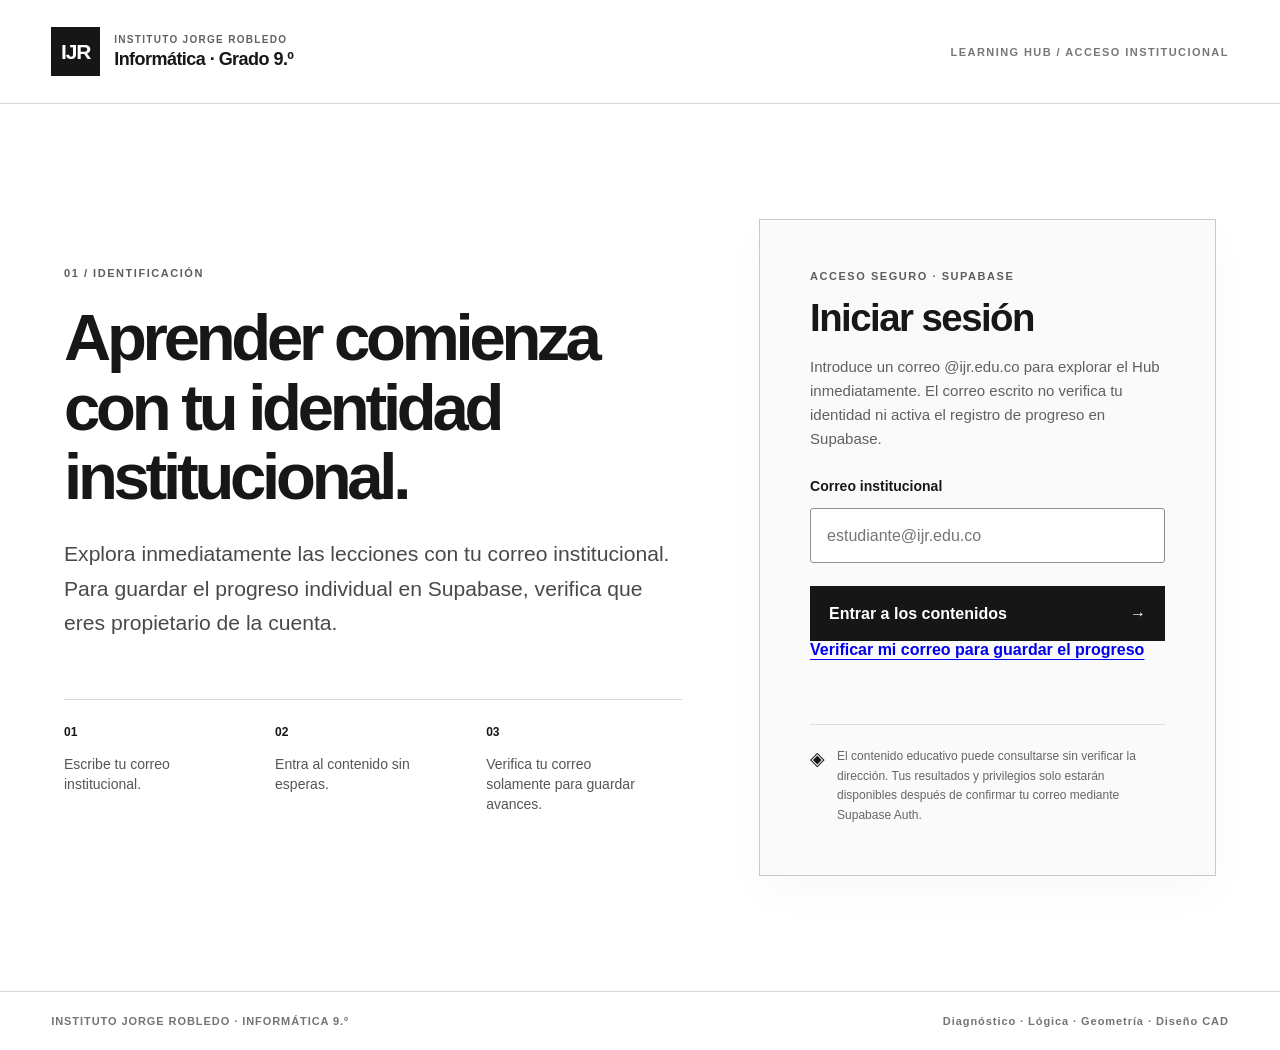
<file: index.html>
<!doctype html>
<html lang="es">
<head>
<meta charset="utf-8">
<meta name="viewport" content="width=device-width, initial-scale=1">
<meta name="description" content="Ingreso institucional al Learning Hub de Informática Noveno, Instituto Jorge Robledo.">
<title>Acceso institucional · Informática 9.º | IJR</title>
<link rel="stylesheet" href="login.css">
<script src="cad-email-auth.js"></script>
<script defer src="login.js"></script>
</head>
<body>
<header class="login-header">
 <a class="login-brand" href="./" aria-label="Inicio de sesión del Instituto Jorge Robledo">
  <span class="login-mark">IJR</span>
  <span><small>INSTITUTO JORGE ROBLEDO</small><strong>Informática · Grado 9.º</strong></span>
 </a>
 <span class="login-caption">LEARNING HUB / ACCESO INSTITUCIONAL</span>
</header>
<main class="login-main">
 <section class="login-intro" aria-labelledby="introTitle">
  <p class="login-kicker">01 / IDENTIFICACIÓN</p>
  <h1 id="introTitle">Aprender comienza con tu identidad institucional.</h1>
  <p class="login-lead">Explora inmediatamente las lecciones con tu correo institucional. Para guardar el progreso individual en Supabase, verifica que eres propietario de la cuenta.</p>
  <div class="login-steps" aria-label="Proceso de acceso">
   <div><span>01</span><p>Escribe tu correo institucional.</p></div>
   <div><span>02</span><p>Entra al contenido sin esperas.</p></div>
   <div><span>03</span><p>Verifica tu correo solamente para guardar avances.</p></div>
  </div>
 </section>
 <section class="login-card" aria-labelledby="formTitle">
  <p class="login-kicker">ACCESO SEGURO · SUPABASE</p>
  <h2 id="formTitle">Iniciar sesión</h2>
  <p id="loginHelp">Introduce un correo @ijr.edu.co para explorar el Hub inmediatamente. El correo escrito no verifica tu identidad ni activa el registro de progreso en Supabase.</p>
  <form id="loginEmailForm" autocomplete="on">
   <label for="loginEmail">Correo institucional</label>
   <input id="loginEmail" type="email" name="email" autocomplete="email" inputmode="email" maxlength="254" placeholder="estudiante@ijr.edu.co" required>
   <button id="loginSend" class="login-primary" type="submit">Entrar a los contenidos <span aria-hidden="true">→</span></button>
  </form>
  <a id="loginVerifyLink" class="login-secondary login-verify-link" href="./?verify=1">Verificar mi correo para guardar el progreso</a>
  <section id="loginLinkSent" class="login-link-sent" aria-label="Revisa tu correo" hidden><div class="login-sent-icon" aria-hidden="true">✉</div><h3>Revisa tu correo institucional</h3><p>Enviamos un enlace de ingreso a <strong id="loginLinkEmail"></strong>. Ábrelo en este navegador para continuar. También puedes revisar la carpeta de correo no deseado.</p><button type="button" class="login-secondary" id="loginChangeEmail">Utilizar otro correo</button></section>
  <div id="loginLoading" class="login-loading" role="status" hidden>Validando tu sesión institucional…</div>
  <p id="loginMessage" class="login-message" role="status" aria-live="polite"></p>
  <div class="login-privacy"><span aria-hidden="true">◈</span><p>El contenido educativo puede consultarse sin verificar la dirección. Tus resultados y privilegios solo estarán disponibles después de confirmar tu correo mediante Supabase Auth.</p></div>
 </section>
</main>
<footer class="login-footer"><span>INSTITUTO JORGE ROBLEDO · INFORMÁTICA 9.º</span><span>Diagnóstico · Lógica · Geometría · Diseño CAD</span></footer>
</body>
</html>
</file>
<file: login.css>
:root{color-scheme:light;--ink:#171717;--muted:#626262;--line:#d6d6d4;--paper:#fff;--soft:#f4f4f2}*{box-sizing:border-box}html{min-height:100%;font-family:Inter,"Segoe UI",Arial,sans-serif}body{margin:0;background:var(--paper);color:var(--ink);min-height:100vh;display:flex;flex-direction:column}button,input{font:inherit}button{cursor:pointer}button:disabled{opacity:.56;cursor:wait}[hidden]{display:none!important}
.login-header{max-width:1500px;width:100%;padding:27px clamp(22px,4vw,65px);display:flex;justify-content:space-between;gap:24px;align-items:center;margin:auto;border-bottom:1px solid var(--line)}
.login-brand{display:flex;gap:14px;align-items:center;color:inherit;text-decoration:none}.login-mark{display:grid;place-items:center;background:#161616;color:#fff;font-weight:850;letter-spacing:-.055em;width:49px;height:49px;font-size:21px}.login-brand>span:last-child{display:grid;gap:4px}.login-brand small{font-size:10px;letter-spacing:.13em;color:var(--muted);font-weight:750}.login-brand strong{font-size:18px;letter-spacing:-.03em}.login-caption{font-size:11px;letter-spacing:.13em;font-weight:800;color:#777}
.login-main{width:100%;max-width:1500px;margin:auto;display:grid;grid-template-columns:minmax(0,1.15fr) minmax(340px,.85fr);align-items:center;gap:clamp(30px,6vw,110px);padding:clamp(55px,9vw,135px) clamp(22px,5vw,75px);flex:1}
.login-intro{align-self:center}.login-kicker{font-weight:800;letter-spacing:.14em;font-size:11px;color:#5d5d5d;margin:0 0 24px}.login-intro h1{font-size:clamp(39px,5.1vw,77px);line-height:1.07;letter-spacing:-.065em;font-weight:830;max-width:810px;margin:0 0 25px}.login-lead{font-size:clamp(17px,1.65vw,22px);line-height:1.63;max-width:610px;color:#494949;margin:0}.login-steps{display:flex;gap:15px;margin-top:58px;padding-top:22px;border-top:1px solid #d5d5d5}.login-steps>div{flex:1;min-width:0}.login-steps span{font-weight:800;font-size:12px}.login-steps p{line-height:1.45;font-size:14px;color:#555;max-width:165px}
.login-card{border:1px solid #c9c9c9;padding:clamp(25px,4vw,50px);background:#fafafa;box-shadow:0 18px 40px #00000007}.login-card .login-kicker{margin-bottom:14px}.login-card h2{font-size:clamp(29px,3vw,43px);letter-spacing:-.04em;margin:0 0 12px}.login-card>p:not(.login-kicker):not(.login-message){color:#606060;line-height:1.6;font-size:15px;margin-bottom:27px}.login-card form{display:grid;gap:14px}.login-card label{font-weight:750;font-size:14px}.login-card input{border:1px solid #8f8f8f;border-radius:3px;background:#fff;padding:17px 16px;width:100%;font-size:16px;min-height:55px;color:#111}.login-card input:focus-visible{outline:3px solid #999;outline-offset:3px}.login-primary{width:100%;min-height:55px;background:#161616;color:#fff;border:1px solid #161616;display:flex;justify-content:space-between;align-items:center;gap:13px;padding:15px 18px;font-weight:740;margin-top:9px}.login-primary:hover:not(:disabled){background:#363636}.login-primary:focus-visible,.login-secondary:focus-visible{outline:3px solid #777;outline-offset:3px}.login-secondary{border:0;background:none;text-decoration:underline;text-underline-offset:4px;padding:9px 0;justify-self:start;font-weight:700}.login-otp{padding-top:10px}.login-otp p{font-size:14px;line-height:1.5;color:#555}.login-message{min-height:22px;margin:15px 0 0;color:#555;font-size:14px;line-height:1.5}.login-message[data-type="error"]{color:#991b1b}.login-message[data-type="success"]{color:#19643a}.login-loading{font-size:13px;color:#333;margin:9px 0}.login-privacy{display:flex;gap:12px;align-items:flex-start;border-top:1px solid #ddd;margin-top:28px;padding-top:22px}.login-privacy span{font-size:19px}.login-privacy p{font-size:12px;line-height:1.62;color:#666;margin:0}.login-footer{max-width:1500px;width:100%;margin:auto;padding:23px clamp(22px,4vw,65px);border-top:1px solid var(--line);display:flex;justify-content:space-between;gap:18px;color:#747474;font-size:11px;font-weight:740;letter-spacing:.085em}
@media(max-width:900px){.login-main{grid-template-columns:1fr;gap:45px;padding-top:55px}.login-steps{margin-top:35px}.login-intro h1{max-width:650px}.login-card{max-width:650px;width:100%;margin:0 auto}.login-caption{display:none}}
@media(max-width:550px){.login-main{padding:32px 18px 65px;gap:32px}.login-intro h1{font-size:42px}.login-steps{gap:9px}.login-steps p{font-size:12px}.login-card{padding:26px 20px}.login-footer{flex-direction:column}.login-header{padding:19px 18px}}
@media(prefers-reduced-motion:reduce){*,*::before,*::after{scroll-behavior:auto!important;animation:none!important;transition:none!important}}
.login-link-sent{display:grid;gap:12px;margin-top:20px;padding:24px;background:#fff;border:1px solid #b9b9b9}
.login-link-sent h3{font-size:21px;letter-spacing:-.03em;margin:0}
.login-link-sent p{line-height:1.65;font-size:14px;color:#484848;margin:0;overflow-wrap:anywhere}
.login-link-sent .login-sent-icon{font-size:31px;line-height:1}
.login-link-sent .login-secondary{margin-top:3px}
</file>
<file: styles.css>
:root{
  --ink:#111;
  --muted:#676767;
  --line:#dddddd;
  --line-strong:#b9b9b9;
  --paper:#ffffff;
  --soft:#f7f7f5;
  --soft-2:#f1f1ef;
  --ok:#235b32;
  --bad:#8b2525;
  --radius:18px;
  --shadow:0 12px 40px rgba(0,0,0,.045);
}
*{box-sizing:border-box}
html{scroll-behavior:smooth}
body{
  margin:0;
  background:var(--paper);
  color:var(--ink);
  font-family:Inter,ui-sans-serif,-apple-system,BlinkMacSystemFont,"Segoe UI",Helvetica,Arial,sans-serif;
  line-height:1.55;
  -webkit-font-smoothing:antialiased;
}
button,input,textarea{font:inherit}
a{color:inherit}
code,.code-font{font-family:"SFMono-Regular",Consolas,"Liberation Mono",Menlo,monospace}
.topbar{
  position:sticky;
  top:0;
  z-index:30;
  min-height:70px;
  display:flex;
  align-items:center;
  justify-content:space-between;
  gap:24px;
  padding:10px 24px;
  border-bottom:1px solid var(--line);
  background:rgba(255,255,255,.94);
  backdrop-filter:blur(14px);
}
.brand{display:flex;align-items:center;gap:12px;text-decoration:none;min-width:0}
.brand-mark{
  width:38px;height:38px;border-radius:10px;background:#111;color:#fff;
  display:grid;place-items:center;font-size:13px;font-weight:800;letter-spacing:.04em;flex:0 0 auto;
}
.brand small{display:block;color:var(--muted);font-size:11px;text-transform:uppercase;letter-spacing:.065em;white-space:nowrap}
.brand strong{display:block;font-size:16px;line-height:1.2}
.top-actions{display:flex;align-items:center;gap:14px}
.text-link{font-size:13px;color:var(--muted);text-underline-offset:4px}
.button{
  border:1px solid #111;border-radius:999px;padding:10px 16px;min-height:40px;
  display:inline-flex;align-items:center;justify-content:center;gap:8px;text-decoration:none;
  font-weight:750;font-size:13px;cursor:pointer;transition:transform .2s ease,background .2s ease,color .2s ease,border-color .2s ease;
}
.button:hover{transform:translateY(-1px)}
.button-dark{background:#111;color:#fff}
.button-dark:hover{background:#2c2c2c}
.button-light{background:#fff;color:#111;border-color:var(--line-strong)}
.button-light:hover{background:var(--soft)}
.app-layout{display:grid;grid-template-columns:310px minmax(0,1fr);max-width:1500px;margin:0 auto;min-height:calc(100vh - 70px)}
.sidebar{
  position:sticky;top:70px;height:calc(100vh - 70px);overflow:auto;
  border-right:1px solid var(--line);padding:34px 24px 28px;background:#fff;
}
.sidebar-head{padding-bottom:20px;border-bottom:1px solid var(--line)}
.eyebrow{margin:0 0 8px;font-size:11px;font-weight:850;letter-spacing:.12em;color:#555;text-transform:uppercase}
.sidebar h2{margin:0;font-size:24px;line-height:1.15;letter-spacing:-.025em}
.sidebar p{margin:9px 0 0;color:var(--muted);font-size:13px}
.topic-nav{display:grid;gap:4px;padding:18px 0}
.topic-button{
  position:relative;width:100%;display:grid;grid-template-columns:34px 1fr auto;align-items:center;gap:8px;
  border:0;background:transparent;text-align:left;padding:10px 8px;border-radius:11px;color:#444;cursor:pointer;
  transition:background .2s ease,color .2s ease,transform .2s ease;
}
.topic-button:hover{background:var(--soft);color:#111;transform:translateX(2px)}
.topic-button.active{background:#111;color:#fff}
.topic-number{font-size:11px;font-weight:800;letter-spacing:.06em;opacity:.72}
.topic-name{font-size:13px;font-weight:720}
.topic-check{width:18px;height:18px;border:1px solid currentColor;border-radius:50%;display:grid;place-items:center;font-size:10px;opacity:.55}
.topic-button.reviewed .topic-check{opacity:1;background:currentColor}
.topic-button.reviewed .topic-check::after{content:"✓";color:#fff}
.topic-button.active.reviewed .topic-check{background:#fff}
.topic-button.active.reviewed .topic-check::after{color:#111}
.progress-card{border-top:1px solid var(--line);padding-top:18px}
.progress-copy{display:flex;justify-content:space-between;align-items:center;font-size:12px;color:var(--muted)}
.progress-copy strong{color:#111}
.progress-track{height:5px;background:var(--soft-2);border-radius:99px;margin-top:10px;overflow:hidden}
.progress-track span{display:block;height:100%;width:0;background:#111;border-radius:99px;transition:width .45s cubic-bezier(.22,1,.36,1)}
.progress-card p{font-size:11px;margin-top:8px}
.main-content{min-width:0;padding:0 50px 72px}
.hero{padding:72px 0 52px;border-bottom:1px solid var(--line);max-width:1080px}
.hero h1{margin:0;max-width:800px;font-size:clamp(42px,6vw,82px);line-height:.98;letter-spacing:-.055em;font-weight:820}
.hero-copy{margin:24px 0 0;max-width:680px;font-size:18px;color:var(--muted)}
.hero-actions{display:flex;gap:10px;flex-wrap:wrap;margin-top:28px}
.path-strip{display:flex;align-items:center;gap:9px;flex-wrap:wrap;margin-top:40px;color:#777;font-size:11px;font-weight:700;letter-spacing:.03em}
.path-strip i{width:20px;height:1px;background:#bbb;display:inline-block}
.lesson-shell{max-width:1080px;padding:56px 0 16px;min-height:500px}
.lesson-shell.swap-in{animation:floatIn .36s cubic-bezier(.22,1,.36,1)}
.lesson-header{display:grid;grid-template-columns:minmax(0,1fr) auto;gap:24px;align-items:end;padding-bottom:28px;border-bottom:1px solid var(--line)}
.lesson-index{display:inline-flex;align-items:center;gap:8px;color:#666;font-size:12px;font-weight:800;letter-spacing:.08em;text-transform:uppercase;margin-bottom:12px}
.lesson-title{margin:0;font-size:clamp(34px,4.5vw,58px);line-height:1;letter-spacing:-.045em}
.lesson-lead{margin:18px 0 0;color:var(--muted);font-size:17px;max-width:720px}
.review-button{white-space:nowrap}
.review-button.done{background:#fff;color:#111;border-color:#111}
.lesson-grid{display:grid;grid-template-columns:minmax(0,1.1fr) minmax(320px,.9fr);gap:22px;margin-top:28px;align-items:start}
.panel{border:1px solid var(--line);border-radius:var(--radius);background:#fff;padding:24px;box-shadow:var(--shadow)}
.panel.soft{background:var(--soft);box-shadow:none}
.panel h3{margin:0 0 12px;font-size:18px;letter-spacing:-.02em}
.panel p{margin:0;color:var(--muted)}
.definition{font-size:18px;color:#222!important;line-height:1.6}
.syntax-list{display:grid;gap:8px;margin-top:18px}
.syntax-row{display:grid;grid-template-columns:1fr auto;gap:14px;align-items:center;padding:10px 0;border-top:1px solid var(--line)}
.syntax-row span{font-size:13px;color:#555}
.syntax-row code{font-size:13px;background:#fff;border:1px solid var(--line);padding:4px 7px;border-radius:7px;color:#111;white-space:nowrap}
.figure-panel{min-height:265px;display:grid;align-content:center}
.figure-label{font-size:11px;font-weight:800;letter-spacing:.08em;text-transform:uppercase;color:#777;margin-bottom:8px}
.figure{width:100%;max-height:260px;overflow:visible}
.figure *{vector-effect:non-scaling-stroke}
.figure .stroke{stroke:#111;stroke-width:1.7;fill:none;stroke-linecap:round;stroke-linejoin:round}
.figure .soft-stroke{stroke:#aaa;stroke-width:1.2;fill:none;stroke-dasharray:4 6}
.figure .fill{fill:#111}
.figure .paper{fill:#fff;stroke:#111;stroke-width:1.5}
.figure .shade{fill:#f2f2ef;stroke:#111;stroke-width:1.3}
.figure text{fill:#111;font-family:Inter,Arial,sans-serif;font-size:12px}
.lesson-shell.swap-in .figure .trace{stroke-dasharray:500;stroke-dashoffset:500;animation:draw 1.1s .08s ease forwards}
.example-block{margin-top:22px;border-top:1px solid var(--line);padding-top:22px}
.example-block h3{margin:0 0 10px;font-size:16px}
.code-card{position:relative;background:#111;color:#f7f7f7;border-radius:14px;padding:18px 18px 16px;overflow:auto}
.code-card pre{margin:0;font:13px/1.65 "SFMono-Regular",Consolas,"Liberation Mono",Menlo,monospace;white-space:pre-wrap}
.code-caption{margin-top:9px!important;font-size:12px!important;color:#777!important}
.practice-section{margin-top:22px;border:1px solid #111;border-radius:var(--radius);overflow:hidden;background:#fff}
.practice-head{display:flex;justify-content:space-between;gap:16px;align-items:flex-start;padding:22px 24px;border-bottom:1px solid var(--line)}
.practice-head h3{margin:0;font-size:20px}
.practice-head p{margin:5px 0 0;color:var(--muted);font-size:13px}
.runtime-badge{font-size:11px;border:1px solid var(--line-strong);border-radius:999px;padding:6px 9px;white-space:nowrap;color:#666;background:#fff}
.runtime-badge.ready{border-color:#111;color:#111}
.exercise-tabs{display:flex;gap:4px;padding:12px 16px;border-bottom:1px solid var(--line);overflow:auto}
.exercise-tab{border:0;background:transparent;border-radius:999px;padding:8px 11px;font-size:12px;color:#666;cursor:pointer;white-space:nowrap}
.exercise-tab:hover{background:var(--soft)}
.exercise-tab.active{background:#111;color:#fff}
.exercise-body{display:grid;grid-template-columns:minmax(0,.78fr) minmax(0,1.22fr);min-height:330px}
.exercise-instructions{padding:24px;border-right:1px solid var(--line)}
.exercise-kicker{font-size:11px;font-weight:800;letter-spacing:.08em;color:#777;text-transform:uppercase}
.exercise-instructions h4{font-size:21px;line-height:1.2;margin:8px 0 10px;letter-spacing:-.02em}
.exercise-instructions p{font-size:13px;color:var(--muted);margin:0}
.expected{margin-top:18px;padding:12px;background:var(--soft);border-radius:10px;font-size:12px;color:#555}
.expected code{color:#111}
.editor-wrap{display:flex;flex-direction:column;min-width:0;background:#fbfbfa}
.editor-toolbar{display:flex;justify-content:space-between;align-items:center;padding:10px 12px;border-bottom:1px solid var(--line);font-size:11px;color:#777}
.editor-actions{display:flex;gap:7px}
.small-button{border:1px solid var(--line-strong);background:#fff;color:#111;border-radius:8px;padding:6px 9px;font-size:11px;font-weight:700;cursor:pointer}
.small-button:hover{background:var(--soft)}
.small-button.primary{background:#111;color:#fff;border-color:#111}
.code-editor{width:100%;min-height:170px;resize:vertical;border:0;border-bottom:1px solid var(--line);outline:none;padding:17px 18px;background:#fbfbfa;color:#111;font:13px/1.65 "SFMono-Regular",Consolas,"Liberation Mono",Menlo,monospace;tab-size:4}
.code-editor:focus{box-shadow:inset 3px 0 0 #111}
.output-wrap{padding:13px 16px 16px;background:#fff;min-height:90px}
.output-label{display:flex;justify-content:space-between;align-items:center;font-size:10px;text-transform:uppercase;letter-spacing:.08em;color:#777;font-weight:800}
.output{margin:8px 0 0;min-height:40px;white-space:pre-wrap;word-break:break-word;font:12px/1.55 "SFMono-Regular",Consolas,"Liberation Mono",Menlo,monospace;color:#111}
.exercise-feedback{font-size:11px;text-transform:none;letter-spacing:0;font-weight:700}
.exercise-feedback.ok{color:var(--ok)}
.exercise-feedback.bad{color:var(--bad)}
.topic-footer{display:flex;justify-content:space-between;align-items:center;gap:12px;margin-top:24px;padding-top:20px;border-top:1px solid var(--line)}
.topic-footer span{font-size:12px;color:#777}
.next-button{border:0;background:transparent;color:#111;font-weight:800;cursor:pointer;padding:8px 0}
.next-button:hover{text-decoration:underline;text-underline-offset:4px}
.reference-section{max-width:1080px;margin-top:56px;padding:56px 0;border-top:1px solid var(--line)}
.section-heading h2{margin:0;font-size:clamp(32px,4vw,50px);line-height:1;letter-spacing:-.04em}
.section-heading>p:last-child{margin:16px 0 0;color:var(--muted);max-width:640px}
.reference-grid{display:grid;grid-template-columns:repeat(4,minmax(0,1fr));gap:10px;margin-top:26px}
.reference-grid article{min-height:94px;border:1px solid var(--line);border-radius:13px;padding:14px;background:#fff;transition:transform .2s ease,border-color .2s ease}
.reference-grid article:hover{transform:translateY(-2px);border-color:#999}
.reference-grid span{display:block;color:#777;font-size:11px;margin-bottom:10px}
.reference-grid code{display:block;color:#111;font-size:12px;white-space:nowrap;overflow:auto}
.reference-note{margin-top:16px;border-left:3px solid #111;padding:13px 16px;background:var(--soft);font-size:13px;color:#555}
.reference-note code{color:#111}
.footer{max-width:1080px;border-top:1px solid var(--line);padding-top:22px;display:flex;justify-content:space-between;gap:18px;color:#777;font-size:12px}
.footer a{text-underline-offset:3px}
@keyframes floatIn{from{opacity:0;transform:translateY(11px)}to{opacity:1;transform:translateY(0)}}
@keyframes draw{to{stroke-dashoffset:0}}
@media(max-width:1050px){
  .app-layout{grid-template-columns:250px minmax(0,1fr)}
  .main-content{padding-left:34px;padding-right:34px}
  .lesson-grid{grid-template-columns:1fr}
  .reference-grid{grid-template-columns:repeat(3,minmax(0,1fr))}
  .exercise-body{grid-template-columns:1fr}
  .exercise-instructions{border-right:0;border-bottom:1px solid var(--line)}
}
@media(max-width:780px){
  .topbar{padding:9px 14px}.brand small{display:none}.top-actions .text-link{display:none}.top-actions .button{padding:8px 11px;font-size:11px}
  .app-layout{display:block}.sidebar{position:static;height:auto;border-right:0;border-bottom:1px solid var(--line);padding:20px 16px 14px;overflow:visible}
  .sidebar-head p:last-child,.progress-card{display:none}.sidebar-head{padding-bottom:10px;border-bottom:0}.sidebar h2{font-size:20px}
  .topic-nav{display:flex;overflow:auto;gap:6px;padding:8px 0 4px;scrollbar-width:none}.topic-nav::-webkit-scrollbar{display:none}
  .topic-button{width:auto;grid-template-columns:auto auto;padding:9px 12px;white-space:nowrap;border:1px solid var(--line)}.topic-button:hover{transform:none}.topic-check{display:none}
  .main-content{padding:0 18px 50px}.hero{padding:44px 0 36px}.hero h1{font-size:48px}.hero-copy{font-size:16px}.path-strip{display:none}
  .lesson-shell{padding-top:38px}.lesson-header{grid-template-columns:1fr;align-items:start}.review-button{justify-self:start}
  .panel{padding:18px}.figure-panel{min-height:220px}.practice-head{padding:18px;display:block}.runtime-badge{display:inline-block;margin-top:10px}
  .exercise-instructions{padding:18px}.reference-grid{grid-template-columns:repeat(2,minmax(0,1fr))}.footer{display:block}.footer a{display:inline-block;margin-top:8px}
}
@media(max-width:480px){
  .brand strong{font-size:14px}.brand-mark{width:34px;height:34px}.top-actions .button{max-width:120px;text-align:center;line-height:1.1}
  .hero h1{font-size:40px}.hero-actions{display:grid}.hero-actions .button{width:100%}
  .lesson-title{font-size:38px}.reference-grid{grid-template-columns:1fr}.topic-footer{align-items:flex-start;flex-direction:column}.next-button{padding:0}
}
@media(prefers-reduced-motion:reduce){
  html{scroll-behavior:auto}*,*::before,*::after{animation-duration:.01ms!important;animation-iteration-count:1!important;transition-duration:.01ms!important}
}
</file>
<file: cad-polish.css>
/* IJR 9 — monochrome typographic refinement, preserving established learning hub */
:root {--cad-ink:#141414;--cad-muted:#5e6268;--cad-rule:#d8dbe0;--cad-paper:#fff;--cad-soft:#f8f8f7}
html {font-size:16px;scroll-padding-top:88px}
body {font-family:Inter,"Segoe UI",Arial,sans-serif;font-size:1rem;line-height:1.66;font-feature-settings:"kern" 1,"liga" 1;letter-spacing:-.004em}
h1,h2,h3,h4,.brand strong {font-family:Inter,"Segoe UI",Arial,sans-serif;text-wrap:balance;color:var(--cad-ink);font-weight:780}
.hub-overview h1,.theory-hero h1,.workshop-hero h1{letter-spacing:-.058em;line-height:1.04;font-weight:820}
.hub-topic-card h2{font-weight:780;line-height:1.14;letter-spacing:-.032em}
.hub-overview p,.hub-topic-card p,.theory-hero p,.workshop-hero p,.concept-card p,.learning-goals-panel p {line-height:1.72;overflow-wrap:anywhere}
.eyebrow{font-size:.72rem;letter-spacing:.11em;font-weight:790;color:#545454}
.hub-topic-card{min-height:320px;gap:16px;padding:clamp(20px,2.5vw,30px)}
.hub-topic-top{gap:12px}.hub-topic-number{font-variant-numeric:tabular-nums}
.hub-topic-status{font-weight:740;font-size:.7rem}
.hub-overview,.theory-hero,.workshop-hero{border-color:#242424}
.hub-topic-actions .button{min-height:43px;font-size:.83rem}
.button:focus-visible,.crumb-link:focus-visible,.quiz-option:focus-within{outline:3px solid #777;outline-offset:3px}
.concept-card{min-height:210px;background:#fff}
.concept-card h3{font-weight:760;letter-spacing:-.018em}
.concept-card p{font-size:.97rem;color:#343434}
.cad-detail{border-top:1px solid #d6d6d6;margin-top:36px;padding-top:30px}
.cad-detail .section-heading{margin-bottom:22px}
.cad-steps{list-style:none;margin:0 0 24px;padding:0;display:grid;grid-template-columns:repeat(2,minmax(0,1fr));gap:12px}
.cad-steps li{border:1px solid var(--cad-rule);background:#fff;padding:20px;display:flex;align-items:flex-start;gap:15px;min-width:0}
.cad-steps li>span{font-family:Consolas,monospace;font-size:.8rem;color:#666;border:1px solid #ccc;padding:5px 8px;flex:0 0 auto}
.cad-steps li p{margin:0;color:#282828;font-size:.96rem;line-height:1.66}
.cad-detail-grid{display:grid;grid-template-columns:repeat(3,minmax(0,1fr));gap:12px}
.cad-detail-card{border:1px solid var(--cad-rule);padding:22px;background:#f9f9f8}
.cad-detail-card p{font-size:.94rem;line-height:1.7;margin:12px 0 0;color:#333}
.cad-detail-card:last-child{background:#fff;border-left:3px solid #555}
.assessment-question{font-size:clamp(1.15rem,2.2vw,1.48rem);line-height:1.35}
.quiz-option{line-height:1.55;font-size:.96rem;border-color:#d5d5d5;border-radius:5px}
.quiz-option input{margin-top:4px}
.answer-report{line-height:1.7}
@media(max-width:900px){.cad-detail-grid{grid-template-columns:1fr}.cad-steps{grid-template-columns:1fr}}
@media(max-width:600px){.hub-shell{padding:20px 14px}.hub-overview,.theory-hero,.workshop-hero{padding:22px}.hub-overview h1{font-size:clamp(2.1rem,10vw,3.2rem)}.cad-steps li,.cad-detail-card{padding:16px}.hub-topic-actions{flex-wrap:wrap}}
@media(prefers-reduced-motion:reduce){*,*::before,*::after{scroll-behavior:auto!important;animation-duration:.01ms!important;transition-duration:.01ms!important}}
</file>
<file: cad-accessibility.css>
/* Readability and exercise gating refinements — IJR CAD 9, keep the unified monochrome layout */
html{font-size:18px}
body{font-size:1.05rem;line-height:1.72}
.hub-shell{max-width:1560px}
.hub-overview{grid-template-columns:minmax(0,1.3fr) minmax(260px,.48fr);padding:clamp(28px,3.5vw,52px)}
.hub-topic-grid{grid-template-columns:repeat(2,minmax(0,1fr));gap:22px}
.hub-topic-card{padding:clamp(25px,3vw,38px);min-height:350px}
.hub-topic-card h2{font-size:clamp(1.55rem,2.5vw,2.2rem)}
.hub-topic-card p,.theory-hero-copy p,.concept-card p,.cad-steps li p,.cad-detail-card p,.learning-goals-panel p{font-size:1.05rem;line-height:1.75}
.hub-topic-number{font-size:1.12rem}
.hub-topic-status{font-size:.76rem;max-width:60%;text-align:right;line-height:1.4}
.hub-topic-progress strong{font-size:2.3rem}
.section-heading h2{font-size:clamp(1.9rem,3vw,3rem)}
.concept-card{padding:clamp(24px,2.3vw,34px)}
.concept-card h3,.cad-detail-card h3{font-size:1.22rem}
.concept-card>span,.eyebrow{font-size:.78rem}
.button,.hub-topic-actions .button{font-size:.93rem;min-height:48px;padding:12px 20px}
.topbar{min-height:79px}
.brand small{font-size:.68rem}.brand strong{font-size:1rem}
.crumb-link{font-size:.95rem}
.cad-steps{gap:16px}.cad-steps li{padding:25px}
.cad-steps li>span{font-size:.95rem}
.cad-detail-card{padding:25px}
.hub-topic-card.locked{background:#f8f8f7;color:#535353}
.hub-topic-card.locked h2{color:#494949}
.hub-topic-card.locked .hub-topic-status{color:#585858}
.hub-topic-card button:disabled,.theory-navigation button:disabled,.theory-hero button:disabled,.cad-submission button:disabled{cursor:not-allowed;opacity:.44;transform:none}
.quiz-option{font-size:1.06rem;padding:18px 19px;display:flex;gap:10px;align-items:flex-start}
.quiz-option input{width:19px;height:19px;flex-shrink:0}
.assessment-question{font-size:clamp(1.35rem,2.5vw,1.85rem);line-height:1.4}
.lab-zone{padding:clamp(22px,3vw,40px)}
.cad-submission{margin-top:38px;border:1px solid #242424;background:#fff;padding:clamp(24px,3vw,42px);display:grid;gap:14px}
.cad-submission label:not(.cad-confirm){font-size:1.03rem;font-weight:700}
.cad-submission textarea,.cad-submission input[type="text"]{display:block;width:100%;max-width:100%;box-sizing:border-box;border:1px solid #9d9d9d;border-radius:4px;padding:15px 18px;background:#fbfbfb;color:#171717;font:inherit;font-size:1.07rem;line-height:1.6}
.cad-submission textarea{min-height:168px;resize:vertical}
.cad-submission :is(textarea,input):focus-visible{outline:3px solid #555;outline-offset:2px}
.cad-confirm{display:flex;gap:14px;align-items:flex-start;border:1px solid #d6d6d6;padding:17px;line-height:1.55}
.cad-confirm input{width:23px;height:23px;flex-shrink:0;accent-color:#111}
.cad-status{font-size:1rem;line-height:1.6;color:#333;margin:0}
#unlockStatus{font-weight:750;border-top:1px solid #ddd;padding-top:15px}
#continueNext{justify-self:start}
@media(max-width:960px){.hub-topic-grid{grid-template-columns:1fr}.hub-overview{grid-template-columns:1fr}}
@media(max-width:800px){html{font-size:17px}.hub-shell{padding:24px 18px}.cad-steps{grid-template-columns:1fr}.cad-detail-grid{grid-template-columns:1fr}.hub-topic-card{min-height:300px}.topbar{flex-wrap:wrap}}
@media(max-width:480px){.hub-overview,.theory-hero,.workshop-hero{padding:24px}.hub-topic-card{padding:23px}.cad-submission{padding:20px}.theory-hero-actions,.theory-navigation{flex-wrap:wrap}}
</file>
<file: docente.css>
body{background:#fff;color:#171717}.app-hidden{display:none!important}.teacher-shell{max-width:1320px;margin:auto;padding:32px clamp(20px,4vw,60px) 90px}
.teacher-hero{border-bottom:1px solid #bdbdbd;padding:36px 0 32px}.teacher-hero h1{font-size:clamp(2.1rem,5vw,4.1rem);line-height:1.12;letter-spacing:-.05em;max-width:850px;margin:10px 0 18px}.teacher-hero p{max-width:870px;line-height:1.65}
.teacher-panel{background:#fafafa;border:1px solid #c8c8c8;max-width:760px;padding:clamp(24px,4vw,42px);margin:36px 0;display:grid;gap:16px}.teacher-panel h2{font-size:1.7rem;margin:0}.teacher-panel p{line-height:1.7;margin:0}.teacher-panel label,.teacher-label{font-weight:750;display:block}
.teacher-panel input,#teacherSearch{box-sizing:border-box;display:block;width:100%;max-width:580px;border:1px solid #777;background:white;font:inherit;padding:15px 16px;border-radius:4px}
.teacher-panel input:focus-visible,#teacherSearch:focus-visible{outline:3px solid #707070;outline-offset:3px}
.teacher-panel .button{justify-self:start}.teacher-login-step{display:grid;gap:15px;padding:16px 0;border-top:1px solid #ddd}
.teacher-identity{display:flex;gap:15px;align-items:center;justify-content:space-between;flex-wrap:wrap;padding:25px 0}.teacher-role{background:#ececec;border:1px solid #bebebe;padding:8px 11px;font-size:.86rem;font-weight:700}
.teacher-stats{display:grid;grid-template-columns:repeat(4,minmax(0,1fr));gap:13px;margin:12px 0 36px}
.teacher-stats article{border:1px solid #c4c4c4;background:#fafafa;padding:25px 21px}.teacher-stats p{font-size:.91rem;margin:0 0 12px}.teacher-stats strong{font-size:clamp(2rem,4vw,3.2rem);letter-spacing:-.05em}
.teacher-toolbar{display:flex;gap:15px;align-items:end;justify-content:space-between;flex-wrap:wrap;margin:28px 0}.teacher-toolbar h2{font-size:2rem;margin:0}.teacher-toolbar p{max-width:680px}.teacher-actions{display:flex;flex-wrap:wrap;gap:9px}
#teacherSearch{max-width:100%;margin:12px 0 14px}.teacher-table-wrap{overflow-x:auto;border:1px solid #b8b8b8}.teacher-table{width:100%;border-collapse:collapse;min-width:700px;text-align:left;font-size:1rem}
.teacher-table th,.teacher-table td{padding:15px 14px;vertical-align:middle;border-bottom:1px solid #e0e0e0}.teacher-table th{font-weight:750;background:#f4f4f4}.teacher-table tbody tr:hover{background:#fafafa}
.teacher-detail-button{font:inherit;padding:10px 16px;cursor:pointer;border:1px solid #222;background:#fff;color:#111}.teacher-detail-button:focus-visible,.teacher-detail-button:hover{background:#eee;outline:2px solid #777}
.teacher-detail{padding:26px 0;margin-top:39px;border-top:2px solid #111}.teacher-detail-head{display:flex;justify-content:space-between;gap:14px;flex-wrap:wrap;align-items:center}
.teacher-detail-head h2{font-size:clamp(1.5rem,3vw,2.2rem);overflow-wrap:anywhere}.teacher-detail>h3{margin:35px 0 15px}
.teacher-domains{display:grid;grid-template-columns:repeat(3,minmax(0,1fr));gap:13px}.teacher-domains article{padding:17px;border:1px solid #ccc;background:#fafafa}.teacher-domains h4{font-size:1rem;margin:0 0 10px}.teacher-domains p{font-weight:750;margin:0}
.teacher-units{display:grid;grid-template-columns:repeat(2,minmax(0,1fr));gap:10px}.teacher-units article{border:1px solid #ddd;padding:14px 17px;overflow-wrap:anywhere}.teacher-units h4{margin:0 0 5px}.teacher-units p{margin:8px 0;line-height:1.5}
.teacher-answer-review{margin-top:33px;padding:20px;border:1px solid #bbb}.teacher-answer-review summary{cursor:pointer;font-weight:750}.teacher-answer-review p{padding:12px 0;border-bottom:1px solid #e0e0e0;line-height:1.6}.teacher-footer{text-align:center;border-top:1px solid #ddd;padding:24px 10px;color:#555;font-size:.9rem}
@media(max-width:880px){.teacher-stats{grid-template-columns:repeat(2,minmax(0,1fr))}.teacher-domains{grid-template-columns:repeat(2,minmax(0,1fr))}}
@media(max-width:550px){.teacher-stats,.teacher-domains,.teacher-units{grid-template-columns:1fr}.teacher-panel .button{width:100%}.teacher-toolbar h2{font-size:1.55rem}}

.teacher-library{padding:35px 0;margin-top:46px;border-top:2px solid #111}
.teacher-library>h2{font-size:clamp(1.6rem,3vw,2.4rem);letter-spacing:-.03em;margin:15px 0}
.teacher-library>p{max-width:900px;line-height:1.65}
.teacher-library-tabs{display:flex;flex-wrap:wrap;gap:12px;margin:24px 0}
.teacher-library-list{display:grid;gap:10px}
.teacher-library-list details{border:1px solid #c7c7c7;background:#fafafa;padding:18px 20px}
.teacher-library-list summary{font-weight:750;cursor:pointer;line-height:1.55}
.teacher-library-list details[open]{background:#fff;border-color:#555}
.teacher-library-list p{margin:14px 0;line-height:1.75}
.teacher-library-list ol{padding-left:28px;line-height:1.75}
.teacher-library-list li{margin:7px 0}
@media(max-width:540px){.teacher-library-tabs .button{width:100%}}
</file>
<file: split-layout.css>
:root{--ink:#111;--muted:#666;--line:#d9d9d9;--soft:#f7f7f7;--paper:#fff}.split-main{max-width:1500px;margin:0 auto;padding:28px 30px 72px}.split-access{max-width:760px;margin:80px auto;border:1px solid var(--ink);padding:36px;background:var(--paper)}.split-access h1{font-size:clamp(2rem,4vw,3.5rem);margin:.35rem 0 1rem}.split-access p{line-height:1.65;color:#333}.split-breadcrumb{display:flex;gap:10px;align-items:center;font-size:.78rem;color:var(--muted);padding:6px 0 24px}.split-breadcrumb a{color:var(--ink);text-decoration:none;border-bottom:1px solid var(--ink)}

/* Hub */
.hub-shell{max-width:1420px;margin:0 auto;padding:36px 30px 72px}.hub-overview{display:grid;grid-template-columns:minmax(0,1.45fr) minmax(280px,.55fr);gap:24px;border:1px solid var(--ink);padding:34px;background:var(--paper)}.hub-overview h1{font-size:clamp(2.3rem,5vw,4.6rem);line-height:.95;margin:.35rem 0 1rem;max-width:850px}.hub-overview p{max-width:800px;line-height:1.65;color:#333}.global-progress-card{border-left:1px solid var(--line);padding-left:28px;display:grid;align-content:center;gap:10px}.global-progress-card strong{font-size:clamp(3rem,6vw,5.5rem);line-height:1}.global-progress-card span,.global-progress-card small{color:var(--muted)}.topic-grid-heading{margin:48px 0 18px}.hub-topic-grid{display:grid;grid-template-columns:repeat(2,minmax(0,1fr));gap:18px}.hub-topic-card{border:1px solid var(--line);padding:26px;display:grid;gap:16px;background:var(--paper);min-height:330px;transition:transform .2s ease,border-color .2s ease}.hub-topic-card:not(.locked):hover{transform:translateY(-3px);border-color:var(--ink)}.hub-topic-card.locked{background:#fafafa;color:#777}.hub-topic-top{display:flex;justify-content:space-between;align-items:center}.hub-topic-number{font-family:ui-monospace,SFMono-Regular,Consolas,monospace;font-size:1rem}.hub-topic-status{font-size:.72rem;letter-spacing:.12em;text-transform:uppercase}.hub-topic-card h2{font-size:clamp(1.35rem,2.2vw,2rem);margin:0}.hub-topic-card p{line-height:1.55;color:#444;margin:0}.hub-topic-progress{display:grid;gap:9px;margin-top:auto}.hub-topic-progress>div:first-child{display:flex;justify-content:space-between;gap:16px;align-items:end}.hub-topic-progress strong{font-size:2rem}.hub-topic-progress span{font-size:.78rem;color:var(--muted)}.hub-topic-actions{display:flex;gap:10px}.disabled-link{pointer-events:none;opacity:.35}.hub-lock-note{font-size:.76rem;color:var(--muted);border-top:1px solid var(--line);padding-top:12px}

/* Theory */
.theory-hero,.workshop-hero{border:1px solid var(--ink);padding:36px;display:grid;grid-template-columns:minmax(0,1.4fr) minmax(260px,.6fr);gap:34px;background:var(--paper)}.theory-hero h1,.workshop-hero h1{font-size:clamp(2.4rem,5vw,5rem);line-height:.95;margin:.4rem 0 1rem}.theory-hero-copy>p:not(.eyebrow),.workshop-hero>div>p:not(.eyebrow){font-size:1.05rem;line-height:1.65;color:#333;max-width:900px}.theory-hero-actions,.workshop-hero-links{display:flex;gap:10px;margin-top:22px}.theory-progress-card,.workshop-percent{border-left:1px solid var(--line);padding-left:28px;display:grid;align-content:center;gap:10px}.theory-progress-card strong,.workshop-percent strong{font-size:clamp(3rem,7vw,6rem);line-height:1}.theory-progress-card span,.theory-progress-card small,.workshop-percent span,.workshop-percent small{color:var(--muted)}.resource-section,.theory-concepts,.theory-diagrams-section,.theory-reference,.theory-pitfalls{margin-top:54px}.section-heading{max-width:900px;margin-bottom:22px}.section-heading h2{font-size:clamp(1.6rem,3vw,2.7rem);line-height:1.1;margin:.35rem 0 .7rem}.section-heading>p:not(.eyebrow){line-height:1.6;color:#444}.resource-grid{display:grid;grid-template-columns:repeat(4,minmax(0,1fr));gap:14px}.resource-card{border:1px solid var(--line);padding:18px;display:grid;grid-template-columns:58px 1fr auto;gap:14px;align-items:center;color:var(--ink);text-decoration:none;background:var(--paper);transition:transform .2s ease,border-color .2s ease}.resource-card:hover{transform:translateY(-3px);border-color:var(--ink)}.resource-card img{width:54px;height:54px;object-fit:contain}.resource-card div{display:grid;gap:3px}.resource-card span,.resource-card small{font-size:.72rem;color:var(--muted);word-break:break-word}.resource-card b{font-size:1.2rem}.concept-card-grid{display:grid;grid-template-columns:repeat(2,minmax(0,1fr));gap:16px}.concept-card{border:1px solid var(--line);padding:24px;background:var(--paper);min-height:220px}.concept-card>span{font-size:.7rem;letter-spacing:.14em;color:var(--muted)}.concept-card h3{font-size:1.3rem;margin:.65rem 0 .75rem}.concept-card p{line-height:1.65;color:#333;margin:0}.learning-goals-panel{margin-top:18px;border:1px solid var(--ink);padding:28px;display:grid;grid-template-columns:.8fr 1.2fr;gap:34px}.learning-goals-panel h2{font-size:1.7rem;margin:.4rem 0}.learning-goals-panel ul{margin:0;padding-left:20px;display:grid;gap:10px;line-height:1.5}.diagram-grid{display:grid;grid-template-columns:repeat(2,minmax(0,1fr));gap:18px}.diagram-card{border:1px solid var(--line);background:var(--paper);overflow:hidden}.diagram-card-head{display:grid;grid-template-columns:42px 1fr;gap:12px;padding:22px;border-bottom:1px solid var(--line)}.diagram-card-head>span{font-family:ui-monospace,SFMono-Regular,Consolas,monospace;color:var(--muted)}.diagram-card h3{margin:0 0 7px;font-size:1.2rem}.diagram-card p{margin:0;line-height:1.55;color:#444}.diagram-stage{min-height:230px;padding:24px;background:linear-gradient(#fff,#fafafa);display:grid;place-items:center;overflow:hidden}.syntax-reference-grid{display:grid;grid-template-columns:repeat(3,minmax(0,1fr));gap:12px}.syntax-reference-grid article{border:1px solid var(--line);padding:16px;display:grid;gap:10px}.syntax-reference-grid span{font-size:.72rem;color:var(--muted);letter-spacing:.08em;text-transform:uppercase}.syntax-reference-grid code{font-size:1rem;color:var(--ink);white-space:pre-wrap}.pitfall-grid{display:grid;grid-template-columns:repeat(2,minmax(0,1fr));gap:12px}.pitfall-grid article{border:1px solid var(--line);padding:18px;display:grid;grid-template-columns:36px 1fr;gap:12px}.pitfall-grid strong{font-family:ui-monospace,SFMono-Regular,Consolas,monospace}.pitfall-grid p{margin:0;line-height:1.5;color:#333}.theory-next{margin:54px 0 0;border:1px solid var(--ink);padding:30px;display:flex;justify-content:space-between;gap:24px;align-items:center}.theory-next h2{font-size:2rem;margin:.35rem 0}.theory-next p{max-width:760px;line-height:1.6;color:#444}

/* Diagram primitives */
.diagram-flow,.bridge-flow,.brand-flow,.cycle-visual,.function-machine,.range-visual,.memory-visual{display:flex;align-items:center;gap:10px;flex-wrap:wrap;justify-content:center}.diagram-flow span,.bridge-flow span,.cycle-visual span,.function-machine span,.range-visual span,.memory-visual>div,.brand-node{border:1px solid var(--ink);padding:10px 12px;background:var(--paper);font-size:.78rem;letter-spacing:.04em}.diagram-flow i,.bridge-flow i,.brand-flow>i,.cycle-visual i,.function-machine i,.range-visual i,.memory-visual>i{height:1px;background:var(--ink);width:28px;position:relative;overflow:hidden}.diagram-flow i::after,.bridge-flow i::after,.brand-flow>i::after,.cycle-visual i::after,.function-machine i::after,.range-visual i::after,.memory-visual>i::after{content:"";position:absolute;left:-20px;top:-2px;width:20px;height:5px;background:#fff;animation:split-scan 2.6s linear infinite}.brand-node{display:grid;place-items:center;gap:5px;min-width:110px}.brand-node img{width:58px;height:58px;object-fit:contain}.brand-node small{color:var(--muted)}.runtime-dot{font-size:2.2rem;animation:split-pulse 2s ease-in-out infinite}.compare-visual{display:grid;grid-template-columns:1fr auto 1fr;gap:18px;width:100%;align-items:center}.calc-mini,.notebook-mini{border:1px solid var(--ink);padding:16px;display:grid;gap:10px;text-align:center}.calc-screen{border:1px solid var(--ink);padding:12px;text-align:right;font-size:1.8rem;font-family:ui-monospace,SFMono-Regular,Consolas,monospace;animation:split-fade 2.8s ease-in-out infinite}.calc-pad{line-height:1.8;letter-spacing:.45em;color:#555}.versus{font-size:.72rem;letter-spacing:.14em}.mini-cell{border:1px solid var(--ink);padding:14px;display:grid;grid-template-columns:30px 1fr;gap:8px;align-items:center}.mini-cell b{border:1px solid var(--ink);width:26px;height:26px;border-radius:50%;display:grid;place-items:center}.mini-output{border:1px solid var(--line);padding:12px;animation:split-output 2.8s ease-in-out infinite}.colab-wireframe{width:min(100%,620px);border:1px solid var(--ink);font-size:.72rem}.wire-title,.wire-toolbar,.wire-text,.wire-output{padding:10px 12px;border-bottom:1px solid var(--line)}.wire-title{display:flex;justify-content:space-between}.wire-code{padding:14px;display:grid;grid-template-columns:38px 1fr;gap:10px}.wire-code>b{width:28px;height:28px;border:1px solid var(--ink);border-radius:50%;display:grid;place-items:center;animation:split-pulse 2.2s ease-in-out infinite}.wire-code div{display:grid;gap:7px}.wire-code i{display:block;height:7px;background:var(--ink);width:75%;transform-origin:left;animation:split-grow 2.6s ease-in-out infinite}.wire-code i:nth-of-type(2){width:55%;animation-delay:.2s}.wire-code i:nth-of-type(3){width:66%;animation-delay:.4s}.wire-output{animation:split-output 2.6s ease-in-out infinite}.cycle-visual{position:relative}.cycle-visual b{font-size:2rem;animation:split-rotate 3s linear infinite}.operator-map{display:grid;grid-template-columns:repeat(4,minmax(70px,1fr));gap:9px;width:100%}.operator-map div,.type-grid div,.logic-grid div{border:1px solid var(--ink);padding:12px;display:grid;gap:5px;text-align:center}.operator-map strong{font-size:1.3rem}.operator-map span,.type-grid span,.logic-grid span{font-size:.7rem;color:var(--muted)}.topdown-visual{display:grid;gap:8px;width:min(100%,460px);position:relative}.topdown-visual div{border:1px solid var(--line);padding:12px;display:grid;grid-template-columns:34px 1fr;gap:10px}.topdown-visual span{font-family:ui-monospace,SFMono-Regular,Consolas,monospace}.topdown-visual i{position:absolute;left:16px;top:28px;bottom:28px;width:1px;background:var(--ink);animation:split-line 2.8s ease-in-out infinite}.error-visual{display:grid;grid-template-columns:1fr auto 1.2fr auto 1fr;gap:10px;align-items:center;width:100%}.error-visual>div{border:1px solid var(--ink);padding:14px;text-align:center}.error-visual>i{height:1px;background:var(--ink)}.error-box{display:grid;gap:6px;animation:split-shake 3.4s ease-in-out infinite}.error-box span{font-size:.7rem;color:var(--muted)}.bridge-flow{flex-wrap:nowrap}.bridge-flow span{white-space:nowrap}.type-grid{display:grid;grid-template-columns:repeat(5,1fr);gap:8px;width:100%}.type-grid b{font-size:1rem}.diagram-cells{display:flex;justify-content:center;gap:5px;flex-wrap:wrap}.diagram-cells>div{border:1px solid var(--ink);min-width:64px;padding:16px 10px 10px;text-align:center;position:relative}.diagram-cells small{position:absolute;bottom:-22px;left:0;right:0;color:var(--muted)}.array-growth{display:grid;gap:30px;place-items:center}.array-growth>span{border:1px solid var(--ink);padding:8px 12px}.summary-fan{display:grid;gap:22px;place-items:center;width:100%}.source-list{border:1px solid var(--ink);padding:16px 20px;font-family:ui-monospace,SFMono-Regular,Consolas,monospace}.fan-lines{display:grid;grid-template-columns:repeat(5,1fr);gap:8px;width:100%}.fan-lines span{border:1px solid var(--line);padding:10px;text-align:center;animation:split-soft-pop 3s ease-in-out infinite}.fan-lines span:nth-child(2){animation-delay:.2s}.fan-lines span:nth-child(3){animation-delay:.4s}.fan-lines span:nth-child(4){animation-delay:.6s}.fan-lines span:nth-child(5){animation-delay:.8s}.logic-grid{display:grid;grid-template-columns:repeat(3,1fr);gap:10px;width:100%}.diagram-tree{display:grid;place-items:center;gap:22px;width:100%}.diagram-tree>strong{border:1px solid var(--ink);padding:14px 20px}.tree-branches{display:grid;grid-template-columns:1fr 1fr;gap:46px;width:80%;position:relative}.tree-branches::before{content:"";position:absolute;left:20%;right:20%;top:-12px;border-top:1px solid var(--ink)}.tree-branches span{border:1px solid var(--ink);padding:12px;text-align:center}.indent-visual{display:grid;gap:6px;width:min(100%,520px);font-family:ui-monospace,SFMono-Regular,Consolas,monospace}.indent-visual code{border-left:2px solid var(--ink);padding:9px;background:#fff}.indent-line{margin-left:34px}.loop-visual{display:grid;gap:16px;place-items:center}.loop-list,.loop-body{border:1px solid var(--ink);padding:13px 18px}.loop-visual b{animation:split-soft-pop 2.4s ease-in-out infinite}.function-machine{flex-wrap:nowrap}.function-machine>div{border:1px solid var(--ink);padding:18px;display:grid;text-align:center;gap:5px}.function-machine small{color:var(--muted)}.return-visual{display:grid;grid-template-columns:1fr 1fr;gap:14px;width:100%}.return-visual div{border:1px solid var(--ink);padding:20px;display:grid;gap:8px;text-align:center}.return-visual span{color:var(--muted)}.mean-visual{display:flex;gap:8px;align-items:center;flex-wrap:wrap;justify-content:center}.mean-visual span{border:1px solid var(--ink);padding:10px}.mean-visual i{width:25px;height:1px;background:var(--ink)}.mean-visual strong{border:1px solid var(--ink);padding:12px;animation:split-soft-pop 2.6s ease-in-out infinite}

/* Workshop */
.workshop-layout-full{display:grid;grid-template-columns:330px minmax(0,1fr);gap:20px;margin-top:24px;align-items:start}.workshop-stage-nav{position:sticky;top:88px;border:1px solid var(--line);background:var(--paper);max-height:calc(100vh - 110px);overflow:auto}.workshop-stage-nav-head{padding:20px;border-bottom:1px solid var(--line)}.workshop-stage-nav-head h2{margin:.4rem 0;font-size:1.25rem}.workshop-stage-nav-head p:last-child{font-size:.78rem;color:var(--muted)}.stage-button-list{display:grid}.workshop-nav-button{border:0;border-bottom:1px solid var(--line);background:#fff;padding:14px;display:grid;grid-template-columns:34px 1fr;gap:10px;text-align:left;cursor:pointer}.workshop-nav-button:hover,.workshop-nav-button.active{background:#f3f3f3}.workshop-nav-button.correct{box-shadow:inset 3px 0 0 #111}.workshop-nav-button>span{font-family:ui-monospace,SFMono-Regular,Consolas,monospace}.workshop-nav-button div{display:grid;gap:3px}.workshop-nav-button strong{font-size:.82rem}.workshop-nav-button small{font-size:.68rem;color:var(--muted)}.workshop-stage-card{border:1px solid var(--ink);background:var(--paper)}.stage-problem{padding:28px;border-bottom:1px solid var(--line)}.stage-problem h2{font-size:clamp(1.7rem,3vw,2.8rem);margin:.4rem 0 .8rem}.stage-problem>p{font-size:1.02rem;line-height:1.65;color:#333;max-width:1000px}.stage-kicker{font-size:.72rem;letter-spacing:.12em;color:var(--muted)}.stage-status-row{display:flex;gap:8px;flex-wrap:wrap;margin-top:16px}.stage-status{border:1px solid var(--line);padding:8px 10px;font-size:.72rem}.stage-status.ok{border-color:var(--ink)}.stage-status.error{border-style:dashed}.code-workspace,.choice-workspace{padding:28px}.blank-contract-note{border:1px dashed #777;padding:13px 15px;margin-bottom:14px;display:grid;gap:4px;background:#fafafa}.blank-contract-note span{font-size:.8rem;color:var(--muted)}.editor-toolbar{display:flex;justify-content:space-between;gap:16px;align-items:center;border:1px solid var(--ink);border-bottom:0;padding:10px 12px}.editor-toolbar>div:first-child{display:grid;gap:2px}.editor-toolbar small{font-size:.68rem;color:var(--muted)}.workshop-editor{min-height:360px;width:100%;border:1px solid var(--ink);padding:18px;font-size:1rem;line-height:1.55;resize:vertical;font-family:ui-monospace,SFMono-Regular,Consolas,monospace}.output-wrap{border:1px solid var(--ink);border-top:0}.output-label{padding:9px 12px;border-bottom:1px solid var(--line);display:flex;justify-content:space-between;gap:12px}.output{min-height:90px;margin:0;padding:16px;white-space:pre-wrap}.validate-row{display:flex;justify-content:space-between;gap:18px;align-items:center;margin-top:14px}.validate-row>span{font-size:.78rem;color:var(--muted)}.choice-list{display:grid;gap:10px}.choice-option{border:1px solid var(--line);padding:14px;display:flex;gap:10px;align-items:flex-start;cursor:pointer}.choice-option:hover{border-color:var(--ink)}.stage-footer-nav{display:flex;justify-content:space-between;padding:18px 28px;border-top:1px solid var(--line)}.completion-panel{margin-top:22px;border:1px solid var(--ink);padding:28px;display:flex;justify-content:space-between;gap:24px;align-items:center}.completion-panel h2{margin:.4rem 0}.completion-panel p{color:#444;line-height:1.55}.completion-actions{display:flex;gap:10px}

@keyframes split-scan{from{left:-22px}to{left:120%}}@keyframes split-pulse{0%,100%{transform:scale(1)}50%{transform:scale(1.08)}}@keyframes split-fade{0%,25%{opacity:.35}55%,100%{opacity:1}}@keyframes split-output{0%,35%{opacity:.3}60%,100%{opacity:1}}@keyframes split-grow{0%,100%{transform:scaleX(.45);opacity:.45}50%{transform:scaleX(1);opacity:1}}@keyframes split-rotate{to{transform:rotate(360deg)}}@keyframes split-line{0%,100%{transform:scaleY(.25);transform-origin:top}50%{transform:scaleY(1);transform-origin:top}}@keyframes split-shake{0%,100%{transform:translateX(0)}8%{transform:translateX(-2px)}16%{transform:translateX(2px)}24%{transform:translateX(0)}}@keyframes split-soft-pop{0%,100%{transform:translateY(0)}50%{transform:translateY(-4px)}}

@media(max-width:1050px){.resource-grid{grid-template-columns:repeat(2,1fr)}.diagram-grid{grid-template-columns:1fr}.workshop-layout-full{grid-template-columns:260px minmax(0,1fr)}.hub-topic-grid{grid-template-columns:1fr}.hub-overview,.theory-hero,.workshop-hero{grid-template-columns:1fr}.global-progress-card,.theory-progress-card,.workshop-percent{border-left:0;border-top:1px solid var(--line);padding-left:0;padding-top:22px}}
@media(max-width:760px){.split-main,.hub-shell{padding:18px 14px 56px}.resource-grid,.concept-card-grid,.syntax-reference-grid,.pitfall-grid{grid-template-columns:1fr}.learning-goals-panel{grid-template-columns:1fr}.workshop-layout-full{grid-template-columns:1fr}.workshop-stage-nav{position:static;max-height:none}.stage-button-list{grid-template-columns:repeat(2,1fr)}.theory-next,.completion-panel{display:grid}.compare-visual{grid-template-columns:1fr}.versus{justify-self:center}.type-grid{grid-template-columns:repeat(2,1fr)}.operator-map{grid-template-columns:repeat(2,1fr)}.bridge-flow{flex-wrap:wrap}.error-visual{grid-template-columns:1fr}.error-visual>i{width:1px;height:18px;justify-self:center}.fan-lines{grid-template-columns:repeat(2,1fr)}}
@media(max-width:520px){.theory-hero,.workshop-hero,.hub-overview{padding:22px}.resource-grid{grid-template-columns:1fr}.stage-button-list{grid-template-columns:1fr}.code-workspace,.choice-workspace,.stage-problem{padding:18px}.validate-row{display:grid}.resource-card{grid-template-columns:48px 1fr auto}.resource-card img{width:44px;height:44px}.diagram-stage{padding:16px}.tree-branches{width:100%;gap:12px}.return-visual{grid-template-columns:1fr}}
@media(prefers-reduced-motion:reduce){.split-main *,.split-main *::before,.split-main *::after,.hub-shell *,.hub-shell *::before,.hub-shell *::after{animation:none!important;transition:none!important;scroll-behavior:auto!important}}
</file>
<file: module-zero.css>
/* Module 0 · identical visual language as the CAD Learning Hub */
.diagnostic-card{margin:0 0 26px;border:1px solid #171717;padding:clamp(26px,3.5vw,44px);background:#fafaf9;display:grid;grid-template-columns:minmax(0,1fr) auto;align-items:center;gap:24px}
.diagnostic-card h2{font-size:clamp(1.65rem,3.2vw,2.7rem);letter-spacing:-.04em;line-height:1.15;margin:.2em 0 .5em}
.diagnostic-card p:not(.eyebrow){font-size:1.07rem;line-height:1.7;max-width:760px}
.diagnostic-card .hub-topic-status{display:inline-block;border:1px solid #bbb;padding:6px 12px;text-align:left;max-width:none}
.diagnostic-workspace{margin-top:35px;border:1px solid #222;padding:clamp(24px,3.5vw,45px);background:#fff}
.diagnostic-workspace h2{font-size:clamp(1.35rem,2.6vw,2.05rem);line-height:1.35;letter-spacing:-.027em;margin:10px 0 26px}
.diagnostic-options{display:grid;grid-template-columns:repeat(2,minmax(0,1fr));gap:14px}
.diagnostic-choice{border:1px solid #c8c8c8;padding:20px;display:flex;gap:14px;align-items:flex-start;min-height:77px;cursor:pointer;line-height:1.55;font-size:1.04rem}
.diagnostic-choice:has(input:checked){border:2px solid #121212;background:#f7f7f5;padding:19px}
.diagnostic-choice:focus-within{outline:3px solid #777;outline-offset:3px}
.diagnostic-choice input{width:22px;height:22px;flex-shrink:0;accent-color:#111;margin-top:4px}
.diagnostic-figure{max-width:540px;min-height:160px;border:1px solid #dedede;background:#fafafa;display:grid;place-items:center;padding:20px;margin:0 0 25px}
.diagnostic-figure svg{display:block;width:100%;max-height:225px}
.diagnostic-actions{display:flex;gap:12px;flex-wrap:wrap;border-top:1px solid #ddd;padding-top:22px;margin-top:22px}
.diagnostic-actions .button{font-size:1rem;min-height:50px}
.diagnostic-actions .button:disabled{opacity:.45;cursor:not-allowed}
.diagnostic-workspace .cad-status{margin-top:24px;min-height:1.6em}
.diagnostic-total{font-size:clamp(2rem,4vw,3.4rem)!important}
.diagnostic-results{display:grid;grid-template-columns:repeat(2,minmax(0,1fr));gap:14px;margin-top:22px}
.diagnostic-result-card{border:1px solid #d4d4d4;padding:22px}
.diagnostic-result-card h3{font-size:1.25rem;line-height:1.25;margin:0 0 9px}
.diagnostic-result-card p{margin:10px 0;line-height:1.6}
.diagnostic-review{border:1px solid #d4d4d4;margin-top:26px;padding:20px}
.diagnostic-review summary{cursor:pointer;font-weight:750;font-size:1.07rem}
.diagnostic-review p{border-top:1px solid #e5e5e5;padding-top:15px}
@media(max-width:800px){.diagnostic-card{grid-template-columns:1fr}.diagnostic-options,.diagnostic-results{grid-template-columns:1fr}.diagnostic-card .button{justify-self:start}}
@media(max-width:460px){.diagnostic-actions .button{width:100%}.diagnostic-choice{padding:16px}}

/* Assessment navigation: visible progress without revealing correct answers */
.diagnostic-nav{border-bottom:1px solid #d5d5d5;padding-bottom:23px;margin:0 0 30px}
.diagnostic-nav>.eyebrow{margin:0 0 12px}
.diagnostic-nav-grid{display:grid;grid-template-columns:repeat(8,minmax(0,1fr));gap:9px}
.diagnostic-nav-button{font:700 .89rem/1.1 "Segoe UI",Arial,sans-serif;min-height:46px;border:1px solid #bebebe;background:#fff;color:#343434;cursor:pointer;border-radius:3px}
.diagnostic-nav-button.is-answered{background:#e7e7e7;border-color:#666}
.diagnostic-nav-button.is-current{outline:3px solid #111;outline-offset:1px}
.diagnostic-nav-button:focus-visible{outline:3px solid #777;outline-offset:3px}
@media(max-width:720px){.diagnostic-nav-grid{grid-template-columns:repeat(4,minmax(0,1fr))}}

/* Individual student diagnostic entry and evidence-based profile */
.diagnostic-identity{border:1px solid #222;padding:clamp(22px,3vw,36px);background:#fafafa;display:grid;gap:13px}
.diagnostic-identity h2{margin:0;font-size:clamp(1.6rem,3vw,2.3rem)}
.diagnostic-identity p{margin:0;line-height:1.7}
.diagnostic-identity label{font-weight:740}
.diagnostic-identity input{width:100%;max-width:440px;font:inherit;padding:14px 16px;border:1px solid #888;background:white;border-radius:3px}
.diagnostic-identity input:focus-visible{outline:3px solid #777;outline-offset:2px}
.diagnostic-identity .button{justify-self:start}
.diagnostic-active{display:flex;align-items:center;justify-content:space-between;gap:12px;border-bottom:1px solid #d6d6d6;padding:12px 0 23px;margin-bottom:22px;font-weight:750;flex-wrap:wrap}
.diagnostic-profile,.diagnostic-recommendations{padding:clamp(21px,2.5vw,32px);background:#f7f7f6;border:1px solid #c5c5c5;margin:22px 0}
.diagnostic-profile h3{font-size:clamp(1.5rem,2.8vw,2.3rem);line-height:1.2;margin:13px 0}
.diagnostic-profile p,.diagnostic-recommendations p{line-height:1.75;margin:13px 0}
.diagnostic-recommendations h3{font-size:clamp(1.3rem,2vw,1.8rem);margin:0 0 15px}
.diagnostic-workspace #diagnosticExport{border-color:#111}
@media(max-width:560px){.diagnostic-identity .button{width:100%}}

/* Institutional email access, consistent with the existing monochrome school UI. */
.diagnostic-identity input[type="email"],.diagnostic-identity input[type="text"]{width:100%;max-width:480px;box-sizing:border-box;font:inherit;padding:16px 18px;background:#fff;border:1px solid #909090;border-radius:4px}
#diagnosticOtpPanel{display:grid;gap:12px;padding:19px 0;margin-top:5px;border-top:1px solid #ddd}
#diagnosticOtpPanel .button{justify-self:start}
.diagnostic-active{font-size:1.02rem}
@media(max-width:560px){#diagnosticOtpPanel .button{width:100%}}
</file>
<file: module-zero-visuals.css>
/* Animated didactic SVGs: accessible, professional monochrome, motion optional */
.interactive-figure{border:1px solid #c8ccd0;background:#fff;margin:18px 0 27px;overflow:hidden}
.figure-toolbar{display:flex;justify-content:space-between;align-items:center;gap:12px;padding:12px 17px;background:#f4f4f3;border-bottom:1px solid #d7d7d7;font-size:.82rem;font-weight:760;letter-spacing:.06em}
.figure-toggle{background:white;color:#161616;border:1px solid #444;border-radius:3px;padding:9px 14px;cursor:pointer;font:inherit;font-size:.83rem;letter-spacing:0;min-height:42px}
.figure-toggle:hover{background:#ececec}
.figure-toggle:focus-visible{outline:3px solid #666;outline-offset:3px}
.figure-picture{padding:16px 20px 6px;display:grid;place-items:center;min-height:245px}
.figure-picture svg{display:block;width:100%;max-width:760px;max-height:330px}
.figure-caption{padding:4px 19px 15px;margin:0;color:#3d4349;font-size:.99rem;line-height:1.55}
.figure-picture .v-text{font:600 17px/1.4 "Segoe UI",Arial,sans-serif;fill:#242424}
.figure-picture .v-object{fill:#e1e4e6;stroke:#202020;stroke-width:2.6}
.figure-picture .v-guide{fill:#f5f5f5;stroke:#202020;stroke-width:2.2}
.figure-picture .v-phone{fill:#333;stroke:#101010;stroke-width:2}
.figure-picture .v-outline{fill:none;stroke:#222;stroke-width:4;stroke-linecap:round;stroke-linejoin:round}
.figure-picture .v-ground,.figure-picture .v-dim{stroke:#555;stroke-width:2}
.figure-picture .v-arrow{stroke:#1b1b1b;stroke-width:2.5}
.figure-picture .v-thick{stroke:#111;stroke-width:4}
.figure-picture .v-dot{fill:#3a3a3a}
.figure-picture .v-highlight{fill:#b4b4b4;stroke:#111}
.figure-picture .v-top{fill:#f7f7f7;stroke:#242424;stroke-width:2.8}
.figure-picture .v-front{fill:#ddd;stroke:#242424;stroke-width:2.8}
.figure-picture .v-side{fill:#acb0b3;stroke:#242424;stroke-width:2.8}
.figure-picture .v-cutter{fill:#fbfbfb;stroke:#222;stroke-width:2.7;stroke-dasharray:7 5}
.figure-picture .v-gridcell{fill:#f3f3f3;stroke:#676767;stroke-width:1}
.figure-picture .v-bob{transform-box:fill-box;transform-origin:center;animation:v-bob 2.6s ease-in-out infinite alternate}
.figure-picture .v-rise{animation:v-rise 3.2s ease-in-out infinite alternate}
.figure-picture .v-rock{transform-box:fill-box;transform-origin:bottom center;animation:v-rock 2.5s ease-in-out infinite alternate}
.figure-picture .v-pulse{animation:v-pulse 2s ease-in-out infinite alternate}
.figure-picture .v-rotor{transform-box:fill-box;transform-origin:center;animation:v-rotor 4s ease-in-out infinite alternate}
.figure-picture .v-gridcell{animation:v-grid 2.3s ease-in-out infinite alternate}
.figure-picture .v-camera{transform-box:fill-box;transform-origin:center;animation:v-rock 4s ease-in-out infinite alternate}
@keyframes v-bob{to{transform:translateY(-5px)}}
@keyframes v-rise{to{transform:translateY(8px)}}
@keyframes v-rock{to{transform:rotate(6deg)}}
@keyframes v-pulse{to{opacity:.4}}
@keyframes v-rotor{to{transform:rotate(-9deg)}}
@keyframes v-grid{from{fill:#fafafa}to{fill:#c9ced1}}
.is-paused .figure-picture *, .is-paused .figure-picture *::before{animation-play-state:paused!important}
@media(prefers-reduced-motion:reduce){.figure-picture *{animation:none!important}}
@media(max-width:540px){.figure-toolbar{flex-wrap:wrap}.figure-picture{padding:9px;min-height:165px}.figure-caption{font-size:.92rem}.figure-picture svg{max-height:235px}}

.figure-interact{margin:0 18px 12px;padding:12px 17px;min-height:45px;background:#fff;color:#111;border:1px solid #171717;border-radius:3px;font-size:.95rem;font-weight:700;cursor:pointer}
.figure-interact:hover{background:#ededed}
.figure-interact:focus-visible{outline:3px solid #707070;outline-offset:3px}
.interactive-figure.is-interacted .v-rock{animation-play-state:paused!important;transform:rotate(19deg);transform-box:fill-box;transform-origin:bottom center;transition:transform .6s ease}
.interactive-figure.is-interacted .v-rotor{animation-play-state:paused!important;transform:rotate(90deg);transform-box:fill-box;transform-origin:center;transition:transform .7s ease}
@media(prefers-reduced-motion:reduce){.interactive-figure.is-interacted .v-rock,.interactive-figure.is-interacted .v-rotor{transition:none}}
</file>
